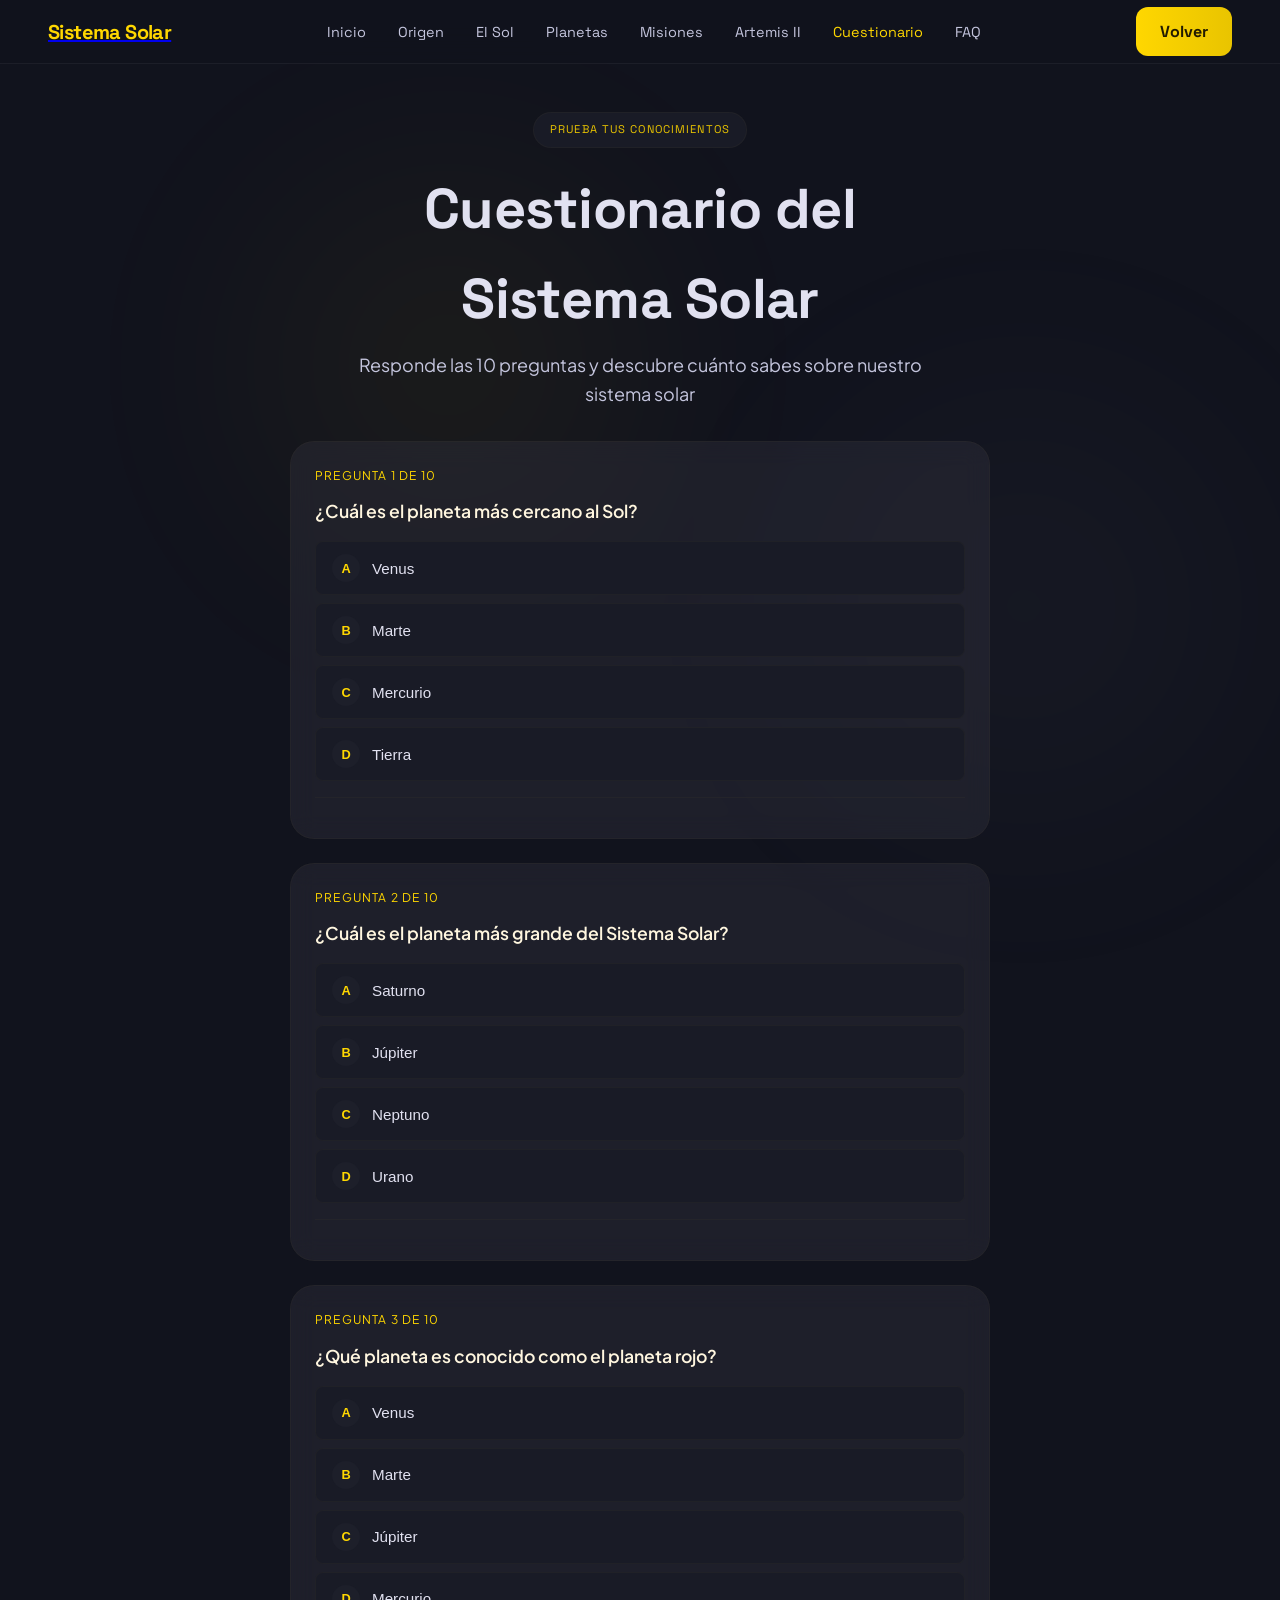
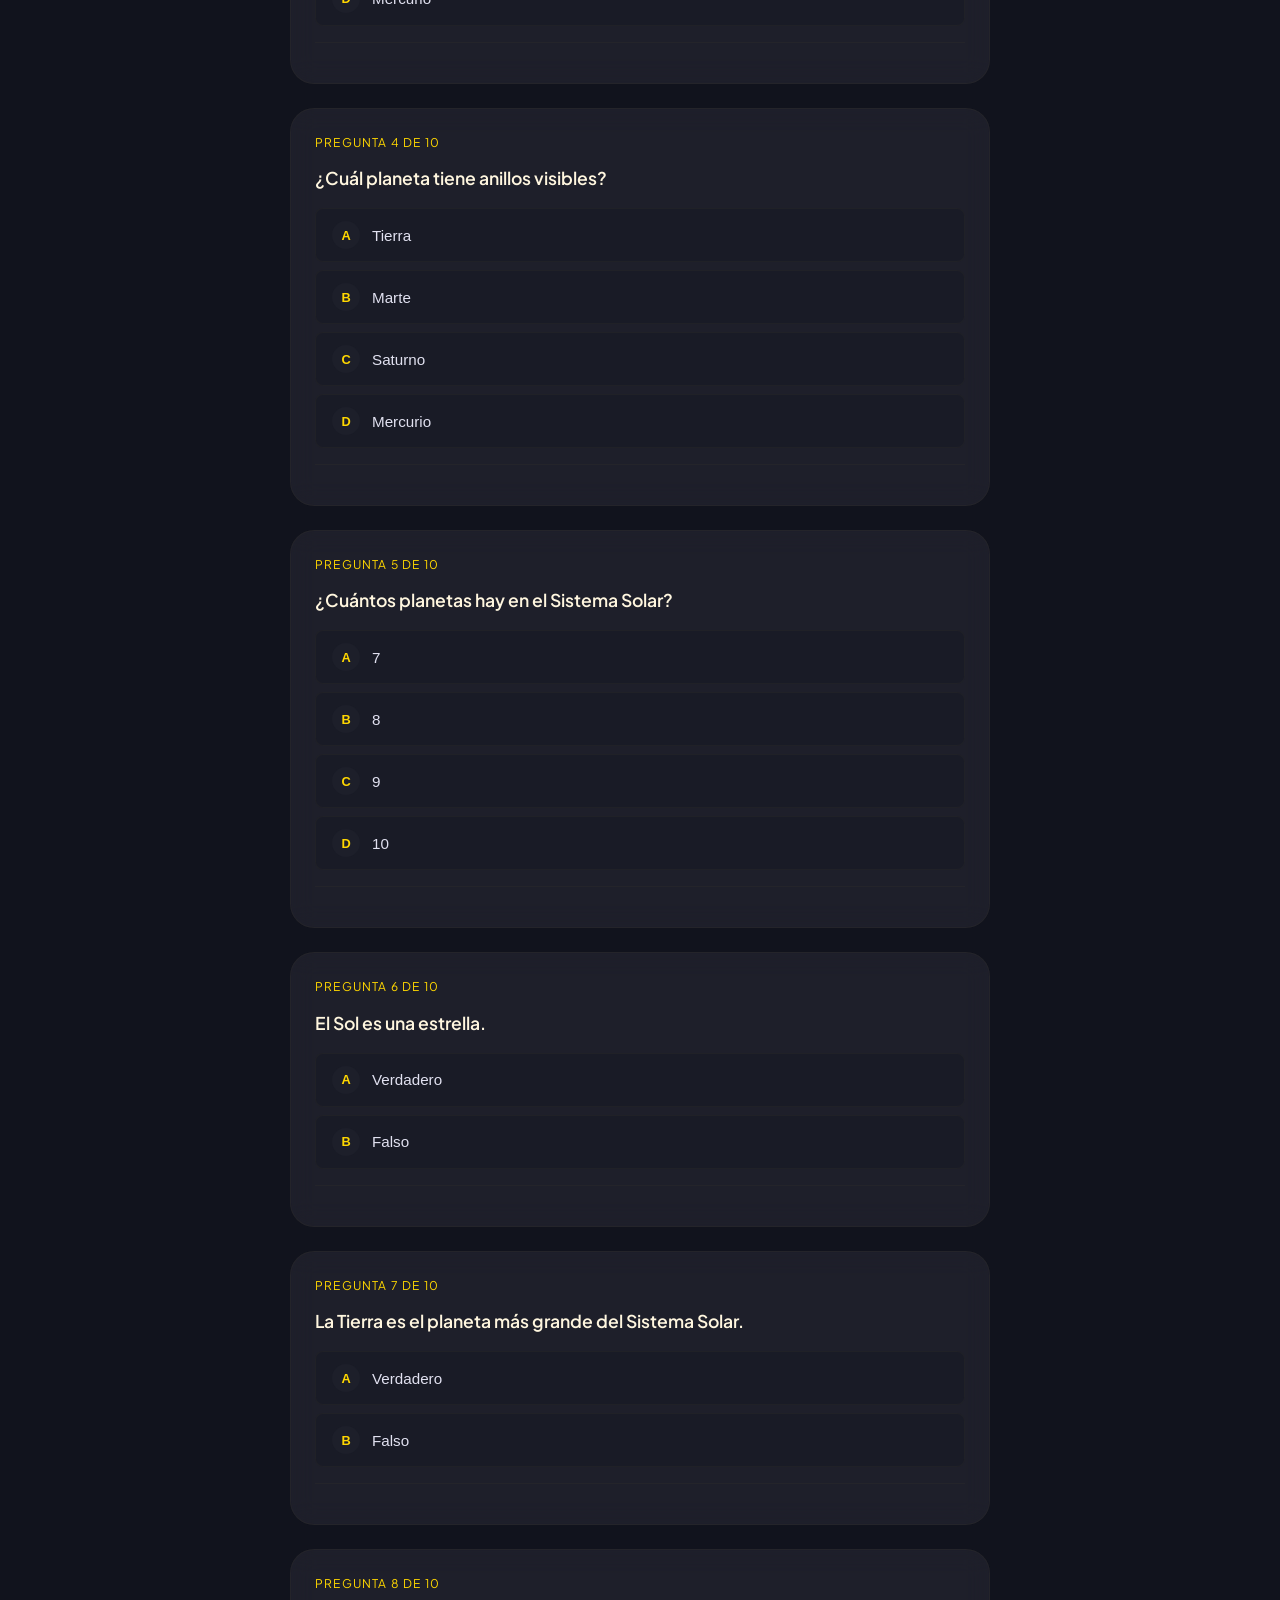
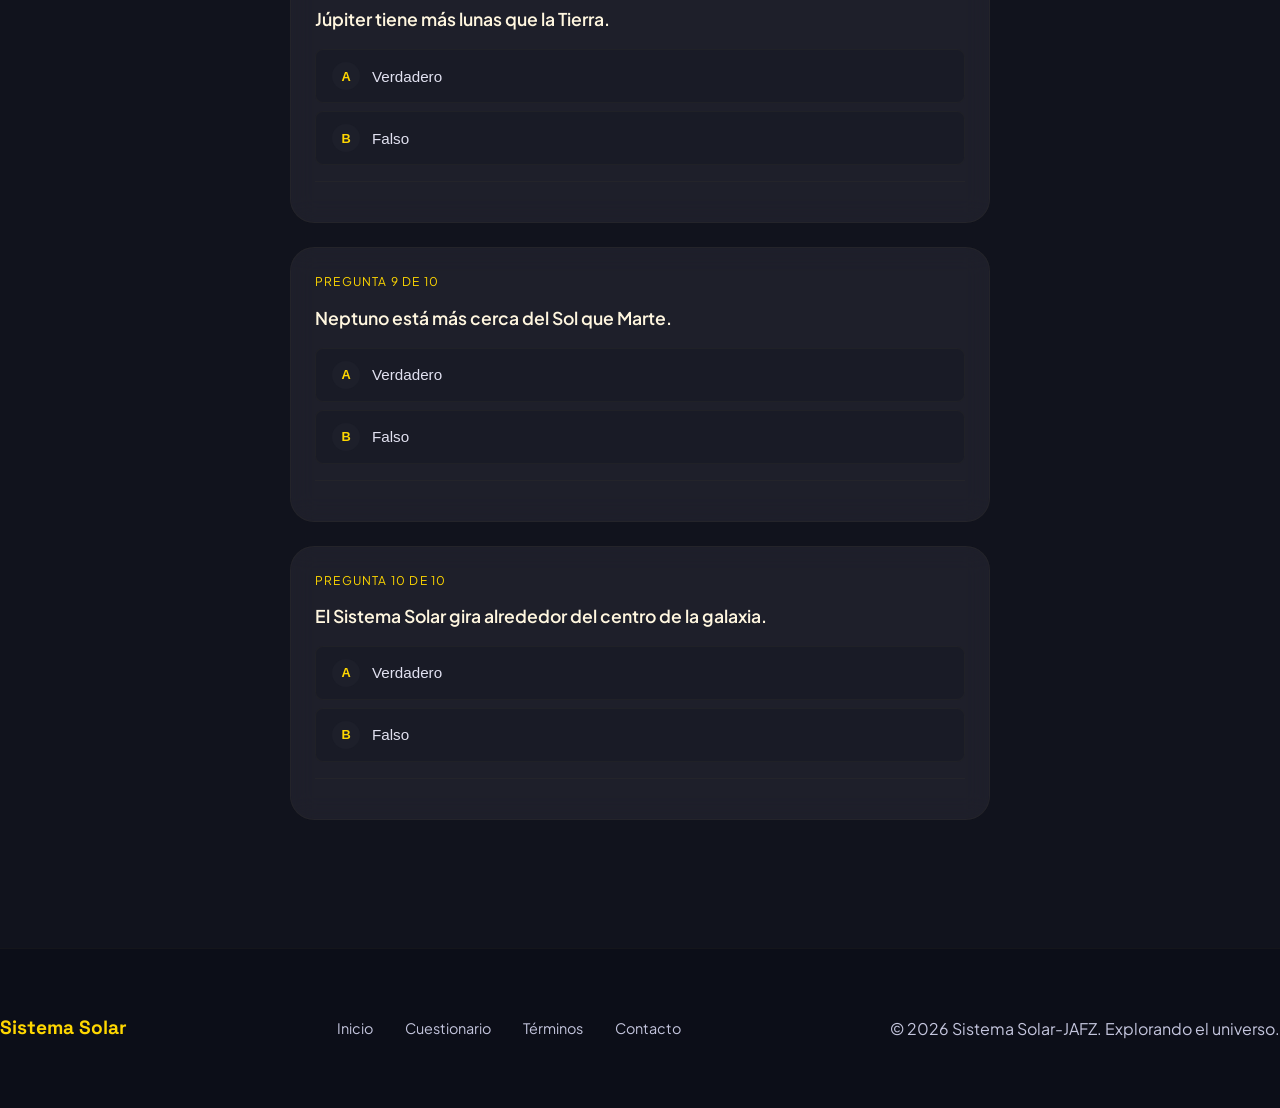
<file: quiz.html>
<!DOCTYPE html>
<html lang="es">
<head>
    <meta charset="UTF-8">
    <meta name="viewport" content="width=device-width, initial-scale=1.0">
    <title>Cuestionario | Sistema Solar</title>
    <meta name="description" content="Pon a prueba tus conocimientos sobre el Sistema Solar con este cuestionario interactivo.">
    
    <!-- Fonts -->
    <link rel="preconnect" href="https://fonts.googleapis.com">
    <link rel="preconnect" href="https://fonts.gstatic.com" crossorigin>
    <link href="https://fonts.googleapis.com/css2?family=Plus+Jakarta+Sans:ital,wght@0,200..800;1,200..800&family=Space+Grotesk:wght@300..700&display=swap" rel="stylesheet">
    <link href="https://fonts.googleapis.com/css2?family=Material+Symbols+Outlined:wght,FILL@100..700,0..1&display=swap" rel="stylesheet" />
    
    <link rel="stylesheet" href="style.css">
</head>
<body class="bg-deep-space">
    <!-- Cosmic Background Elements -->
    <div class="cosmic-glow glow-1"></div>
    <div class="cosmic-glow glow-2"></div>
    <div class="nav-overlay" id="nav-overlay"></div>

    <nav class="navbar glass">
        <div class="scroll-progress"></div>
        <div class="container navbar-content">
            <a href="index.html" class="logo"><span class="text-accent">Sistema Solar</span></a>
            <button class="menu-toggle" id="menu-toggle" aria-label="Abrir menú">
                <span class="menu-icon"></span>
            </button>
            <ul class="nav-links" id="nav-links">
                <li><a href="index.html#home">Inicio</a></li>
                <li><a href="index.html#origin">Origen</a></li>
                <li><a href="index.html#sun">El Sol</a></li>
                <li><a href="index.html#planets">Planetas</a></li>
                <li><a href="index.html#missions">Misiones</a></li>
                <li><a href="index.html#artemis">Artemis II</a></li>
                <li><a href="quiz.html" class="active">Cuestionario</a></li>
                <li><a href="index.html#faq">FAQ</a></li>
            </ul>
            <a href="index.html" class="btn btn-primary desktop-only">Volver</a>
        </div>
    </nav>

    <main>
        <section class="section" style="padding-top: 7rem;">
            <div class="container">
                <div class="quiz-header text-center mb-12">
                    <span class="badge">Prueba tus conocimientos</span>
                    <h1 class="title-lg">Cuestionario del Sistema Solar</h1>
                    <p class="body-lg text-secondary">Responde las 10 preguntas y descubre cuánto sabes sobre nuestro sistema solar</p>
                </div>
                
                <div class="quiz-container" id="quiz-container"></div>
                
                <div class="quiz-result glass-card p-8 text-center mt-8" id="quiz-result" style="display:none;">
                    <h3 class="title-md mb-4">Resultado Final</h3>
                    <div class="quiz-score" id="quiz-score"></div>
                    <div class="quiz-actions">
                        <button class="btn btn-primary mt-4" onclick="resetQuiz()">Intentar de nuevo</button>
                        <a href="index.html" class="btn btn-glass mt-4">Volver al inicio</a>
                    </div>
                </div>
            </div>
        </section>
    </main>

    <footer class="footer">
        <div class="container footer-content">
            <div class="footer-brand">Sistema Solar</div>
            <div class="footer-links">
                <a href="index.html">Inicio</a>
                <a href="quiz.html">Cuestionario</a>
                <a href="#">Términos</a>
                <a href="#">Contacto</a>
            </div>
            <p class="text-secondary">© 2026 Sistema Solar-JAFZ. Explorando el universo.</p>
        </div>
    </footer>

    <script>
        const quizQuestions = [
            {
                question: "¿Cuál es el planeta más cercano al Sol?",
                options: ["Venus", "Marte", "Mercurio", "Tierra"],
                correct: 2
            },
            {
                question: "¿Cuál es el planeta más grande del Sistema Solar?",
                options: ["Saturno", "Júpiter", "Neptuno", "Urano"],
                correct: 1
            },
            {
                question: "¿Qué planeta es conocido como el planeta rojo?",
                options: ["Venus", "Marte", "Júpiter", "Mercurio"],
                correct: 1
            },
            {
                question: "¿Cuál planeta tiene anillos visibles?",
                options: ["Tierra", "Marte", "Saturno", "Mercurio"],
                correct: 2
            },
            {
                question: "¿Cuántos planetas hay en el Sistema Solar?",
                options: ["7", "8", "9", "10"],
                correct: 1
            },
            {
                question: "El Sol es una estrella.",
                options: ["Verdadero", "Falso"],
                correct: 0
            },
            {
                question: "La Tierra es el planeta más grande del Sistema Solar.",
                options: ["Verdadero", "Falso"],
                correct: 1
            },
            {
                question: "Júpiter tiene más lunas que la Tierra.",
                options: ["Verdadero", "Falso"],
                correct: 0
            },
            {
                question: "Neptuno está más cerca del Sol que Marte.",
                options: ["Verdadero", "Falso"],
                correct: 1
            },
            {
                question: "El Sistema Solar gira alrededor del centro de la galaxia.",
                options: ["Verdadero", "Falso"],
                correct: 0
            }
        ];

        let answeredQuestions = {};

        function initQuiz() {
            const container = document.getElementById('quiz-container');
            if (!container) return;
            
            container.innerHTML = quizQuestions.map((q, index) => `
                <div class="quiz-question glass-card" id="question-${index}">
                    <div class="quiz-question-number">Pregunta ${index + 1} de ${quizQuestions.length}</div>
                    <p class="quiz-question-text">${q.question}</p>
                    <div class="quiz-options">
                        ${q.options.map((opt, optIndex) => `
                            <button class="quiz-option" onclick="selectAnswer(${index}, ${optIndex})">
                                <span class="option-letter">${String.fromCharCode(65 + optIndex)}</span>
                                <span class="option-text">${opt}</span>
                            </button>
                        `).join('')}
                    </div>
                    <div class="quiz-feedback" id="feedback-${index}"></div>
                </div>
            `).join('');
        }

        function selectAnswer(questionIndex, optionIndex) {
            const question = quizQuestions[questionIndex];
            const isCorrect = optionIndex === question.correct;
            answeredQuestions[questionIndex] = optionIndex;
            
            const questionEl = document.getElementById(`question-${questionIndex}`);
            const feedbackEl = document.getElementById(`feedback-${questionIndex}`);
            const buttons = questionEl.querySelectorAll('.quiz-option');
            
            buttons.forEach((btn, idx) => {
                btn.classList.remove('selected', 'correct', 'incorrect');
                if (idx === optionIndex) {
                    btn.classList.add('selected');
                }
                if (idx === question.correct) {
                    btn.classList.add('correct');
                }
                btn.disabled = true;
            });
            
            feedbackEl.innerHTML = isCorrect 
                ? '<span class="correct-text">¡Correcto!</span>'
                : `<span class="incorrect-text">Incorrecto. La respuesta correcta es: ${question.options[question.correct]}</span>`;
            
            checkQuizComplete();
        }

        function checkQuizComplete() {
            if (Object.keys(answeredQuestions).length === quizQuestions.length) {
                showResults();
            }
        }

        function showResults() {
            let correct = 0;
            quizQuestions.forEach((q, index) => {
                if (answeredQuestions[index] === q.correct) {
                    correct++;
                }
            });
            
            const percentage = Math.round((correct / quizQuestions.length) * 100);
            let message = '';
            
            if (percentage === 100) {
                message = '¡Perfecto! ¡Eres un experto del Sistema Solar!';
            } else if (percentage >= 70) {
                message = '¡Muy bien! Tienes buenos conocimientos.';
            } else if (percentage >= 50) {
                message = '¡Sigue aprendiendo! Puedes mejorar.';
            } else {
                message = '¡Anímate a explorar más sobre el Sistema Solar!';
            }
            
            document.getElementById('quiz-score').innerHTML = `
                <div class="score-circle">
                    <span class="score-percentage">${percentage}%</span>
                </div>
                <div class="score-details">${correct} de ${quizQuestions.length} correctas</div>
                <p class="score-message">${message}</p>
            `;
            document.getElementById('quiz-result').style.display = 'block';
            document.getElementById('quiz-result').scrollIntoView({ behavior: 'smooth' });
        }

        function resetQuiz() {
            answeredQuestions = {};
            document.getElementById('quiz-result').style.display = 'none';
            initQuiz();
            window.scrollTo({ top: 0, behavior: 'smooth' });
        }

        document.addEventListener('DOMContentLoaded', initQuiz);
    </script>

    <style>
        .quiz-header {
            max-width: 600px;
            margin: 0 auto 2rem;
        }
        
        .quiz-header .badge {
            margin-bottom: 1rem;
        }
        
        .quiz-header h1 {
            margin-bottom: 0.5rem;
        }
        
        .quiz-actions {
            display: flex;
            gap: 1rem;
            justify-content: center;
            flex-wrap: wrap;
        }
        
        .score-circle {
            width: 120px;
            height: 120px;
            border-radius: 50%;
            border: 4px solid var(--primary-container);
            display: flex;
            align-items: center;
            justify-content: center;
            margin: 0 auto 1rem;
        }
        
        .score-percentage {
            font-size: 2rem;
            font-weight: 700;
            color: var(--primary-container);
        }
        
        .score-details {
            font-size: 1.1rem;
            color: var(--secondary);
            margin-bottom: 0.5rem;
        }
        
        .score-message {
            font-size: 1.2rem;
            color: var(--primary);
        }
        
        @media (max-width: 480px) {
            .quiz-actions {
                flex-direction: column;
            }
            
            .quiz-actions .btn {
                width: 100%;
            }
        }
    </style>
    <script>
        const menuToggle = document.getElementById('menu-toggle');
        const navLinks = document.getElementById('nav-links');
        const navOverlay = document.getElementById('nav-overlay');
        
        function toggleMenu() {
            menuToggle.classList.toggle('active');
            navLinks.classList.toggle('active');
            navOverlay.classList.toggle('active');
            document.body.style.overflow = navLinks.classList.contains('active') ? 'hidden' : '';
        }
        
        if (menuToggle) {
            menuToggle.addEventListener('click', toggleMenu);
        }
        
        if (navOverlay) {
            navOverlay.addEventListener('click', toggleMenu);
        }
        
        document.querySelectorAll('.nav-links a').forEach(link => {
            link.addEventListener('click', () => {
                if (navLinks.classList.contains('active')) {
                    toggleMenu();
                }
            });
        });
    </script>
</body>
</html>
</file>
<file: style.css>
/* 
   Cosmic Curator | Celestial Editorial Design System
   Implementation based on DESIGN.md
*/

:root {
    /* Colors */
    --primary: #fff6df;
    --primary-container: #ffd700;
    --primary-fixed-dim: #e9c400;
    --surface: #11131d;
    --surface-dim: #11131d;
    --surface-bright: #373844;
    --surface-container-lowest: #0c0e18;
    --surface-container-low: #191b26;
    --surface-container: #1d1f2a;
    --surface-container-high: #282934;
    --surface-container-highest: #32343f;
    --surface-variant: rgba(50, 52, 63, 0.4);
    --on-surface: #e1e1f0;
    --secondary: #c4c5dd;
    --tertiary: #e8faf9;
    --outline-variant: rgba(77, 71, 50, 0.15);
    --surface-tint-glow: rgba(233, 196, 0, 0.1);

    /* Spacing */
    --container-max: 1280px;
    --section-padding: 8rem 2rem;

    /* Typography */
    --font-headline: 'Space Grotesk', sans-serif;
    --font-body: 'Plus Jakarta Sans', sans-serif;
}

/* Reset & Base */
* {
    margin: 0;
    padding: 0;
    box-sizing: border-box;
}

html {
    scroll-behavior: smooth;
}

body {
    background-color: var(--surface);
    color: var(--on-surface);
    font-family: var(--font-body);
    line-height: 1.6;
    overflow-x: hidden;
}

.container {
    max-width: var(--container-max);
    margin: 0 auto;
    padding: 0 1.5rem;
    width: 100%;
}

.section {
    padding: 4rem 1.5rem;
}

/* Asegurar que todas las secciones llenas el ancho */
section {
    padding-left: 0;
    padding-right: 0;
}

section .container {
    padding-left: 1.5rem;
    padding-right: 1.5rem;
}

/* Footer también con padding */
.footer {
    padding: 3rem 1.5rem;
}

.footer .container {
    padding: 0;
}

.footer-content {
    padding: 0 1.5rem;
}

/* Cosmic Background */
.cosmic-glow {
    position: fixed;
    border-radius: 50%;
    filter: blur(120px);
    z-index: -1;
    pointer-events: none;
    opacity: 0.4;
    transition: opacity 1s ease;
}

.glow-1 {
    top: 5%;
    left: 10%;
    width: 50vw;
    height: 50vw;
    background: radial-gradient(circle, var(--primary-container) 0%, transparent 60%);
    opacity: 0.08;
}

.glow-2 {
    bottom: -10%;
    right: -10%;
    width: 60vw;
    height: 60vw;
    background: radial-gradient(circle, var(--secondary) 0%, transparent 60%);
    opacity: 0.05;
}

/* Ambient Glow for floating elements */
.ambient-glow {
    box-shadow: 0 0 60px 10px rgba(233, 196, 0, 0.05);
}

/* Ghost Border */
.ghost-border {
    border: 1px solid var(--outline-variant);
    position: relative;
}

.ghost-border::after {
    content: '';
    position: absolute;
    inset: -1px;
    border: 1px solid rgba(255, 246, 223, 0.1);
    border-radius: inherit;
    pointer-events: none;
    transition: border-color 0.3s ease;
}

.ghost-border:hover::after {
    border-color: rgba(255, 215, 0, 0.3);
}

/* Typography Scale */
.display-lg {
    font-family: var(--font-headline);
    font-size: clamp(4rem, 8vw, 6rem);
    font-weight: 700;
    line-height: 0.95;
    letter-spacing: -0.02em;
    margin-bottom: 2rem;
}

.title-lg {
    font-family: var(--font-headline);
    font-size: clamp(2.5rem, 5vw, 3.5rem);
    font-weight: 700;
    letter-spacing: -0.01em;
    margin-bottom: 1.5rem;
}

.title-md {
    font-family: var(--font-headline);
    font-size: 2rem;
    font-weight: 600;
}

.title-sm {
    font-family: var(--font-headline);
    font-size: 1.25rem;
    font-weight: 600;
}

.body-lg {
    font-size: 1.125rem;
    color: var(--on-surface);
}

.body-md {
    font-size: 1rem;
}

.body-sm {
    font-size: 0.875rem;
}

.text-secondary {
    color: var(--secondary);
}

.text-accent {
    color: var(--primary-container);
}

.text-gradient {
    background: linear-gradient(to right, var(--primary-container), var(--primary-fixed-dim));
    -webkit-background-clip: text;
    -webkit-text-fill-color: transparent;
}

.label {
    font-family: var(--font-headline);
    font-size: 0.75rem;
    text-transform: uppercase;
    letter-spacing: 0.1em;
    color: var(--primary-fixed-dim);
    display: block;
    margin-bottom: 0.5rem;
}

.badge {
    display: inline-block;
    padding: 0.5rem 1rem;
    border-radius: 999px;
    background: var(--surface-container-low);
    border: 1px solid var(--outline-variant);
    font-family: var(--font-headline);
    font-size: 0.7rem;
    text-transform: uppercase;
    letter-spacing: 0.1em;
    color: var(--primary-fixed-dim);
    margin-bottom: 1.5rem;
}

/* Components */

/* Glassmorphism */
.glass {
    background: rgba(17, 19, 29, 0.6);
    backdrop-filter: blur(20px);
    -webkit-backdrop-filter: blur(20px);
}

.glass-card {
    background: var(--surface-variant);
    backdrop-filter: blur(12px);
    -webkit-backdrop-filter: blur(12px);
    border: 1px solid var(--outline-variant);
    border-radius: 1.5rem;
    transition: transform 0.5s cubic-bezier(0.4, 0, 0.2, 1), background 0.3s ease, border-color 0.3s ease;
}

.glass-card:hover {
    background: rgba(50, 52, 63, 0.6);
    border-color: rgba(255, 215, 0, 0.2);
}

/* Tonal Layering stack */
.surface-container-low .glass-card {
    background: var(--surface-container);
}

.surface-container-highest .glass-card {
    background: var(--surface-bright);
}

/* Buttons */
.btn {
    display: inline-flex;
    align-items: center;
    gap: 0.5rem;
    padding: 0.75rem 1.5rem;
    border-radius: 0.75rem; /* xl roundedness per DESIGN.md */
    font-family: var(--font-headline);
    font-weight: 700;
    text-decoration: none;
    cursor: pointer;
    transition: all 0.3s cubic-bezier(0.4, 0, 0.2, 1);
    border: none;
}

.btn-primary {
    background: linear-gradient(to right, var(--primary-container), var(--primary-fixed-dim));
    color: #221b00;
}

.btn-primary:hover {
    transform: scale(0.98);
    box-shadow: 0 0 20px var(--surface-tint-glow);
}

.btn-glass {
    background: rgba(255, 255, 255, 0.05);
    backdrop-filter: blur(8px);
    border: 1px solid var(--outline-variant);
    color: var(--primary);
}

.btn-glass:hover {
    background: rgba(255, 255, 255, 0.1);
}

.btn-lg {
    padding: 1rem 2rem;
    font-size: 1.125rem;
}

.btn-icon {
    width: 3rem;
    height: 3rem;
    border-radius: 50%;
    border: 1px solid var(--outline-variant);
    background: transparent;
    color: var(--primary-container);
    display: flex;
    align-items: center;
    justify-content: center;
    cursor: pointer;
    transition: all 0.3s ease;
}

.btn-icon:hover {
    background: rgba(255, 215, 0, 0.1);
    border-color: var(--primary-container);
}

/* Navbar */
.navbar {
    position: fixed;
    top: 0;
    width: 100%;
    z-index: 1000;
    height: 4rem;
    display: flex;
    align-items: center;
    border-bottom: 1px solid rgba(255, 255, 255, 0.05);
}

.scroll-progress {
    position: absolute;
    top: 0;
    left: 0;
    height: 3px;
    background: linear-gradient(to right, var(--primary-container), var(--primary-fixed-dim));
    width: 0%;
    z-index: 1001;
    box-shadow: 0 0 10px var(--primary-container);
    transition: width 0.1s ease;
}

.navbar-content {
    width: 100%;
    display: flex;
    justify-content: space-between;
    align-items: center;
    gap: 1rem;
}

.logo {
    font-family: var(--font-headline);
    font-size: 1.25rem;
    font-weight: 700;
    letter-spacing: -0.03em;
}

@media (max-width: 767px) {
    .navbar-content {
        padding: 0 1rem;
    }
}

.nav-links {
    display: none;
    list-style: none;
    gap: 2rem;
}

@media (min-width: 768px) {
    .nav-links {
        display: flex;
    }
}

.nav-links a {
    text-decoration: none;
    color: var(--secondary);
    font-family: var(--font-headline);
    font-size: 0.9rem;
    transition: color 0.3s ease;
}

.nav-links a:hover, .nav-links a.active {
    color: var(--primary-container);
}

/* Menu Toggle (Mobile) */
.menu-toggle {
    display: none;
    width: 44px;
    height: 44px;
    background: none;
    border: none;
    cursor: pointer;
    padding: 10px;
    position: relative;
    z-index: 1001;
}

.menu-icon,
.menu-icon::before,
.menu-icon::after {
    display: block;
    width: 24px;
    height: 2px;
    background: var(--primary);
    transition: all 0.3s;
    position: relative;
}

.menu-icon::before,
.menu-icon::after {
    content: '';
    position: absolute;
    left: 0;
}

.menu-icon::before {
    top: -8px;
}

.menu-icon::after {
    top: 8px;
}

.menu-toggle.active .menu-icon {
    background: transparent;
}

.menu-toggle.active .menu-icon::before {
    transform: rotate(45deg);
    top: 0;
}

.menu-toggle.active .menu-icon::after {
    transform: rotate(-45deg);
    top: 0;
}

@media (max-width: 767px) {
    .menu-toggle {
        display: flex !important;
        align-items: center;
        justify-content: center;
    }
    
    .desktop-only {
        display: none !important;
    }
    
    .nav-links {
        position: fixed;
        top: 0;
        right: -100%;
        width: 85%;
        max-width: 320px;
        height: 100vh;
        background: #1a1c28 !important;
        display: flex !important;
        flex-direction: column;
        padding: 5rem 1.5rem 2rem;
        gap: 0.5rem;
        transition: right 0.3s ease;
        z-index: 1000;
        overflow-y: auto;
        border-left: 1px solid rgba(255, 255, 255, 0.1);
        box-shadow: -5px 0 30px rgba(0, 0, 0, 0.5);
    }
    
    .nav-links.active {
        right: 0;
        display: flex !important;
    }
    
    .nav-links li {
        width: 100%;
    }
    
    .nav-links a {
        display: flex !important;
        padding: 1rem 1.25rem;
        font-size: 1.1rem;
        border-radius: 0.75rem;
        color: #e1e1f0 !important;
        background: rgba(255, 255, 255, 0.03);
        margin-bottom: 0.25rem;
        text-decoration: none;
    }
    
    .nav-links a:hover,
    .nav-links a.active {
        background: rgba(233, 196, 0, 0.15) !important;
        color: #FFD700 !important;
    }
    
    .nav-overlay {
        position: fixed;
        top: 0;
        left: 0;
        width: 100%;
        height: 100%;
        background: rgba(0, 0, 0, 0.7);
        opacity: 0;
        visibility: hidden;
        transition: all 0.3s;
        z-index: 999;
    }
    
    .nav-overlay.active {
        opacity: 1;
        visibility: visible;
    }
}

/* Sections */
.section {
    padding: var(--section-padding);
}

.surface-low { background-color: var(--surface-container-low); }
.surface-lowest { background-color: var(--surface-container-lowest); }
.surface-high { background-color: var(--surface-container-high); }

/* Hero */
.hero {
    min-height: 100vh;
    display: flex;
    align-items: center;
    padding-top: 5rem;
}

.hero-grid {
    display: grid;
    grid-template-columns: 1fr;
    gap: 4rem;
    align-items: center;
}

@media (min-width: 1024px) {
    .hero-grid {
        grid-template-columns: 1.2fr 0.8fr;
    }
}

.hero-content {
    max-width: 600px;
    padding-left: 2rem;
    border-left: 1px solid var(--outline-variant);
}

.hero-actions {
    display: flex;
    flex-wrap: wrap;
    gap: 1.5rem;
    margin-top: 3rem;
}

.hero-visual {
    display: flex;
    justify-content: center;
    align-items: center;
}

.planet-container {
    position: relative;
    width: 100%;
    max-width: 400px;
    aspect-ratio: 1;
    display: flex;
    justify-content: center;
    align-items: center;
}

.main-planet {
    width: 80%;
    height: 80%;
    border-radius: 50%;
    overflow: hidden;
    position: relative;
    z-index: 2;
    padding: 0; /* Override glass-card padding */
    border: none;
}

.planet-img {
    width: 100%;
    height: 100%;
    object-fit: cover;
    mix-blend-mode: screen;
    opacity: 0.9;
}

.planet-glow {
    position: absolute;
    inset: 0;
    box-shadow: inset 0 0 50px rgba(0, 0, 0, 0.8), 0 0 60px rgba(112, 93, 0, 0.2);
    border-radius: 50%;
}

.planet-orbit {
    position: absolute;
    border-radius: 50%;
    border: 1px solid var(--outline-variant);
    pointer-events: none;
}

@keyframes spin {
    from { transform: rotate(0deg); }
    to { transform: rotate(360deg); }
}

.orbit-1 { width: 100%; height: 100%; animation: spin 40s linear infinite; }
.orbit-2 { width: 90%; height: 90%; animation: spin 25s linear infinite reverse; }

/* Star Path */
.star-path {
    height: 2px;
    background: var(--outline-variant);
    position: relative;
    margin: 2rem 0;
    width: 100%;
    max-width: 200px;
}

.star-path-progress {
    position: absolute;
    height: 100%;
    background: var(--primary-container);
}

.star-path-head {
    position: absolute;
    width: 6px;
    height: 6px;
    background: var(--primary-container);
    border-radius: 50%;
    top: 50%;
    transform: translate(-50%, -50%);
    box-shadow: 0 0 10px var(--primary-container);
}

/* Grids */
.grid-2 { display: grid; grid-template-columns: 1fr; gap: 4rem; align-items: center; }
.grid-4 { display: grid; grid-template-columns: repeat(auto-fit, minmax(250px, 1fr)); gap: 2rem; }

@media (min-width: 1024px) {
    .grid-2 { grid-template-columns: 1fr 1fr; }
}

/* Cards */
.visual-card {
    position: relative;
    overflow: hidden;
}

.img-responsive {
    width: 100%;
    height: auto;
    display: block;
}

.rounded-xl { border-radius: 1.5rem; }

.card-overlay {
    position: absolute;
    bottom: 0;
    left: 0;
    right: 0;
    padding: 2rem;
    background: linear-gradient(to top, var(--surface-container-lowest), transparent);
}

.stats-grid {
    display: grid;
    grid-template-columns: 1fr 1fr;
    gap: 1.5rem;
    margin-top: 3rem;
}

.stat-card {
    padding: 1.5rem;
}

.stat-value {
    font-family: var(--font-headline);
    font-size: 2.5rem;
    color: var(--primary-container);
    font-weight: 700;
}

.stat-label {
    font-size: 0.8rem;
    color: var(--secondary);
}

.feature-card {
    padding: 2rem;
    text-align: left;
}

.icon-box {
    width: 3rem;
    height: 3rem;
    background: rgba(255, 215, 0, 0.1);
    color: var(--primary-container);
    display: flex;
    align-items: center;
    justify-content: center;
    border-radius: 0.75rem;
    margin-bottom: 1.5rem;
}

.feature-list {
    list-style: none;
    margin-top: 1rem;
    font-size: 0.9rem;
    color: var(--secondary);
}

.feature-list li {
    display: flex;
    align-items: center;
    gap: 0.5rem;
    margin-bottom: 0.5rem;
}

.feature-list li::before {
    content: '';
    width: 4px;
    height: 4px;
    background: var(--primary-container);
    border-radius: 50%;
}

/* Tables */
.overflow-x { overflow-x: auto; }

.data-table {
    width: 100%;
    border-collapse: collapse;
    margin-top: 1rem;
    font-size: 0.9rem;
}

.data-table th {
    padding: 1rem 0.75rem;
    text-align: left;
    font-family: var(--font-headline);
    font-size: 0.7rem;
    text-transform: uppercase;
    letter-spacing: 0.05em;
    color: var(--primary-container);
    border-bottom: 1px solid var(--outline-variant);
}

.data-table td {
    padding: 1rem 0.75rem;
    border-bottom: 1px solid rgba(255, 255, 255, 0.05);
}

.data-table td:first-child {
    font-weight: 600;
    color: var(--primary);
}

@media (max-width: 640px) {
    .data-table {
        font-size: 0.8rem;
    }
    
    .data-table th,
    .data-table td {
        padding: 0.75rem 0.5rem;
    }
    
    .data-table th {
        font-size: 0.6rem;
    }
}

/* Bento Grid */
.bento-grid {
    display: grid;
    grid-template-columns: repeat(auto-fit, minmax(300px, 1fr));
    gap: 1.5rem;
}

@media (min-width: 1024px) {
    .bento-grid {
        grid-template-columns: repeat(3, 1fr);
    }
    .span-2 { grid-column: span 2; }
}

.bento-item {
    position: relative;
    min-height: 250px;
    padding: 2rem;
    display: flex;
    flex-direction: column;
    justify-content: space-between;
    overflow: hidden;
}

.bento-content {
    position: relative;
    z-index: 2;
}

.bento-img {
    position: absolute;
    right: -10%;
    top: -10%;
    width: 60%;
    height: 120%;
    object-fit: cover;
    opacity: 0.15;
    z-index: 1;
    transform: rotate(5deg);
    transition: all 0.6s cubic-bezier(0.4, 0, 0.2, 1);
}

.bento-item:hover .bento-img {
    opacity: 0.3;
    transform: rotate(0deg) scale(1.1);
}

.list-minimal {
    list-style: none;
    margin-top: 1rem;
}

.list-minimal li {
    display: flex;
    justify-content: space-between;
    padding-bottom: 0.5rem;
    margin-bottom: 0.5rem;
    border-bottom: 1px solid var(--outline-variant);
}

.icon-xl { font-size: 3rem; color: var(--primary-container); margin-bottom: 1rem; }
.icon-circle {
    width: 5rem;
    height: 5rem;
    background: rgba(233, 196, 0, 0.1);
    border-radius: 50%;
    display: flex;
    align-items: center;
    justify-content: center;
    color: var(--primary-container);
}
.icon-circle .material-symbols-outlined { font-size: 2.5rem; }

/* Global Utilities */
.flex-row { display: flex; flex-direction: row; }
.justify-between { justify-content: space-between; }
.items-center { align-items: center; }
.items-end { align-items: flex-end; }
.text-center { text-align: center; }
.mx-auto { margin-left: auto; margin-right: auto; }
.mb-12 { margin-bottom: 3rem; }
.mb-16 { margin-bottom: 4rem; }
.mt-4 { margin-top: 1rem; }
.max-w-600 { max-width: 600px; }
.max-w-800 { max-width: 800px; }
.gap-8 { gap: 2rem; }

/* Mission Card */
.mission-visual {
    aspect-ratio: 1;
    overflow: hidden;
    padding: 0;
}

.mission-visual img {
    width: 100%;
    height: 100%;
    object-fit: cover;
    filter: grayscale(1);
    transition: all 0.5s ease;
}

.mission-card:hover .mission-visual img {
    filter: grayscale(0);
    transform: scale(1.05);
}

/* Curiosity Stack */
.curiosity-stack {
    display: flex;
    flex-direction: column;
    gap: 1.5rem;
}

.curiosity-card {
    padding: 2.5rem;
    display: flex;
    gap: 2rem;
    align-items: flex-start;
    border-left: 4px solid var(--primary-container);
}

.card-num {
    font-family: var(--font-headline);
    font-size: 2.5rem;
    font-weight: 700;
    opacity: 0.15;
    line-height: 1;
}

/* Accordion */
.accordion details {
    margin-bottom: 1rem;
}

.accordion summary {
    padding: 1.5rem;
    list-style: none;
    cursor: pointer;
    display: flex;
    justify-content: space-between;
    align-items: center;
    font-weight: 700;
}

.accordion summary::-webkit-details-marker { display: none; }

.details-content {
    padding: 0 1.5rem 1.5rem;
}

/* Footer */
.footer {
    padding: 4rem 0;
    background: var(--surface-container-lowest);
    border-top: 1px solid var(--outline-variant);
}

.footer-content {
    display: flex;
    flex-direction: column;
    align-items: center;
    gap: 2rem;
    text-align: center;
}

@media (min-width: 768px) {
    .footer-content {
        flex-direction: row;
        justify-content: space-between;
        text-align: left;
    }
}

.footer-brand {
    font-family: var(--font-headline);
    font-weight: 700;
    color: var(--primary-container);
    font-size: 1.2rem;
}

.footer-links {
    display: flex;
    gap: 2rem;
}

.footer-links a {
    color: var(--secondary);
    text-decoration: none;
    font-size: 0.9rem;
}

/* Planet Table - Sin efectos */
.planet-cell {
    display: flex;
    align-items: center;
    gap: 0.5rem;
}

.planet-dot {
    width: 10px;
    height: 10px;
    border-radius: 50%;
    background: currentColor;
}

.planet-row {
    cursor: pointer;
}

/* Modal - Simple y funcional */
.modal {
    position: fixed;
    top: 0;
    left: 0;
    right: 0;
    bottom: 0;
    z-index: 2000;
    display: flex;
    align-items: center;
    justify-content: center;
    background: rgba(0, 0, 0, 0.85);
}

.modal-backdrop {
    position: absolute;
    top: 0;
    left: 0;
    right: 0;
    bottom: 0;
}

.modal-content {
    position: relative;
    background: var(--surface-container);
    border: 1px solid var(--outline-variant);
    border-radius: 1rem;
    padding: 2.5rem 1.5rem 1.5rem;
    max-width: 550px;
    width: 90%;
    max-height: 85vh;
    overflow-y: auto;
    color: var(--primary);
}

.modal-close {
    position: absolute;
    top: 0.75rem;
    right: 0.75rem;
    background: none;
    border: none;
    color: #fff;
    font-size: 1.5rem;
    cursor: pointer;
    width: 32px;
    height: 32px;
    display: flex;
    align-items: center;
    justify-content: center;
}

/* Modal responsive */
@media (max-width: 480px) {
    .modal-content {
        width: 98%;
        max-height: 90vh;
        padding: 1rem;
        border-radius: 0.75rem;
    }
}

@media (max-width: 360px) {
    .modal-content {
        width: 100%;
        max-height: 95vh;
        border-radius: 0;
        padding: 0.75rem;
    }
}

.planet-dot {
    width: 10px;
    height: 10px;
    border-radius: 50%;
    background: currentColor;
}

/* Toast */
.toast {
    position: fixed;
    bottom: 6rem;
    right: 2rem;
    padding: 1rem 1.5rem;
    background: var(--surface-container-high);
    border: 1px solid var(--primary-container);
    border-radius: 0.75rem;
    color: var(--primary);
    font-family: var(--font-headline);
    z-index: 3000;
    transform: translateY(20px);
    opacity: 0;
    transition: all 0.3s ease;
}

.toast.show {
    transform: translateY(0);
    opacity: 1;
}

/* Mobile menu - removed duplicate, using earlier implementation */

/* Scroll indicator animation */
.scroll-indicator {
    position: absolute;
    bottom: 2rem;
    left: 50%;
    transform: translateX(-50%);
    animation: bounce 2s infinite;
}

@keyframes bounce {
    0%, 20%, 50%, 80%, 100% { transform: translateX(-50%) translateY(0); }
    40% { transform: translateX(-50%) translateY(-10px); }
    60% { transform: translateX(-50%) translateY(-5px); }
}

/* Loading skeleton */
.skeleton {
    background: linear-gradient(90deg, var(--surface-container) 25%, var(--surface-container-high) 50%, var(--surface-container) 75%);
    background-size: 200% 100%;
    animation: skeleton-loading 1.5s infinite;
}

@keyframes skeleton-loading {
    0% { background-position: 200% 0; }
    100% { background-position: -200% 0; }
}

/* Sun Section Enhancements */
.sun-card {
    position: relative;
    overflow: hidden;
}

.sun-card .card-arrow {
    position: absolute;
    bottom: 1rem;
    right: 1rem;
    opacity: 0;
    transform: translateX(-10px);
    transition: all 0.3s ease;
    color: var(--primary-container);
}

.sun-card:hover .card-arrow {
    opacity: 1;
    transform: translateX(0);
}

.sun-stats {
    margin-top: 3rem;
    background: linear-gradient(135deg, rgba(233, 196, 0, 0.1), rgba(233, 196, 0, 0.02));
}

.sun-stats-grid {
    display: grid;
    grid-template-columns: repeat(auto-fit, minmax(200px, 1fr));
    gap: 2rem;
    text-align: center;
}

.sun-stat {
    padding: 1.5rem;
}

.sun-stat-value {
    display: block;
    font-family: var(--font-headline);
    font-size: 1.5rem;
    font-weight: 700;
    color: var(--primary-container);
    margin-bottom: 0.5rem;
}

.sun-stat-label {
    font-size: 0.85rem;
    color: var(--secondary);
}

/* Interactive Solar System Mini Map */
.solar-map {
    position: relative;
    width: 100%;
    max-width: 500px;
    margin: 2rem auto;
    aspect-ratio: 1;
}

.solar-map-center {
    position: absolute;
    top: 50%;
    left: 50%;
    transform: translate(-50%, -50%);
    width: 40px;
    height: 40px;
    background: radial-gradient(circle, #FFD700, #FFA500);
    border-radius: 50%;
    box-shadow: 0 0 40px rgba(255, 215, 0, 0.6);
    z-index: 10;
}

.orbit-ring {
    position: absolute;
    top: 50%;
    left: 50%;
    transform: translate(-50%, -50%);
    border: 1px solid var(--outline-variant);
    border-radius: 50%;
    opacity: 0.5;
}

.orbit-ring:hover {
    opacity: 1;
    border-color: var(--primary-container);
}

.mini-planet {
    position: absolute;
    border-radius: 50%;
    cursor: pointer;
    transition: all 0.3s ease;
}

.mini-planet:hover {
    transform: scale(1.5);
    box-shadow: 0 0 20px currentColor;
}

/* Responsive Table Improvements */
@media (max-width: 768px) {
    .data-table {
        font-size: 0.7rem;
        min-width: 480px;
    }
    
    .data-table th,
    .data-table td {
        padding: 0.6rem 0.4rem;
        white-space: nowrap;
    }
    
    .data-table th {
        font-size: 0.6rem;
    }
}

/* Mobile Cards View for Table */
.table-responsive-wrapper {
    overflow-x: auto;
    -webkit-overflow-scrolling: touch;
    scrollbar-width: thin;
    scrollbar-color: var(--primary-container) var(--surface-container-low);
}

.table-responsive-wrapper::-webkit-scrollbar {
    height: 6px;
}

.table-responsive-wrapper::-webkit-scrollbar-track {
    background: var(--surface-container-low);
}

.table-responsive-wrapper::-webkit-scrollbar-thumb {
    background: var(--primary-container);
    border-radius: 3px;
}

.table-cards-view {
    display: none !important;
}

/* Interactive Solar System Preview */
.solar-system-preview {
    position: relative;
    width: 100%;
    max-width: 450px;
    aspect-ratio: 1;
    margin: 0 auto;
}

.ss-sun {
    position: absolute;
    top: 50%;
    left: 50%;
    transform: translate(-50%, -50%);
    width: 50px;
    height: 50px;
    background: radial-gradient(circle at 30% 30%, #FFFACD, #FFD700, #FFA500);
    border-radius: 50%;
    box-shadow: 
        0 0 60px rgba(255, 215, 0, 0.8),
        0 0 100px rgba(255, 165, 0, 0.5),
        0 0 150px rgba(255, 100, 0, 0.3);
    z-index: 100;
    animation: sun-pulse 4s ease-in-out infinite;
}

@keyframes sun-pulse {
    0%, 100% { box-shadow: 0 0 60px rgba(255, 215, 0, 0.8), 0 0 100px rgba(255, 165, 0, 0.5); }
    50% { box-shadow: 0 0 80px rgba(255, 215, 0, 1), 0 0 120px rgba(255, 165, 0, 0.7); }
}

.ss-orbits {
    position: absolute;
    top: 50%;
    left: 50%;
    transform: translate(-50%, -50%);
    width: 100%;
    height: 100%;
}

.ss-orbit {
    position: absolute;
    top: 50%;
    left: 50%;
    transform: translate(-50%, -50%);
    border: 1px solid rgba(255, 255, 255, 0.1);
    border-radius: 50%;
    pointer-events: none;
}

.ss-orbit-1 { width: 16%; height: 16%; }
.ss-orbit-2 { width: 24%; height: 24%; }
.ss-orbit-3 { width: 32%; height: 32%; }
.ss-orbit-4 { width: 40%; height: 40%; }
.ss-orbit-5 { width: 64%; height: 64%; }
.ss-orbit-6 { width: 80%; height: 80%; }
.ss-orbit-7 { width: 96%; height: 96%; }
.ss-orbit-8 { width: 110%; height: 110%; }

.ss-planets {
    position: absolute;
    top: 50%;
    left: 50%;
    transform: translate(-50%, -50%);
    width: 100%;
    height: 100%;
}

.ss-planet {
    position: absolute;
    top: 0;
    left: 50%;
    transform-origin: center 300px;
    animation: orbit var(--orbit-duration, 20s) linear infinite;
    cursor: pointer;
    z-index: 50;
}

.ss-planet:nth-child(even) {
    animation-direction: reverse;
}

.ss-planet.active {
    z-index: 60;
}

@keyframes orbit {
    from { transform: rotate(0deg); }
    to { transform: rotate(360deg); }
}

.ss-planet-dot {
    position: relative;
    transform: translate(-50%, -50%);
    width: calc(var(--orbit-size, 10%) * 0.4);
    height: calc(var(--orbit-size, 10%) * 0.4);
    min-width: 6px;
    min-height: 6px;
    max-width: 20px;
    max-height: 20px;
    background: var(--planet-color, #888);
    border-radius: 50%;
    box-shadow: 0 0 10px var(--planet-color, #888);
    transition: all 0.3s ease;
}

.ss-planet::before {
    content: attr(data-planet);
    position: absolute;
    bottom: 100%;
    left: 50%;
    transform: translateX(-50%);
    white-space: nowrap;
    font-family: var(--font-headline);
    font-size: 0.7rem;
    color: var(--primary);
    opacity: 0;
    transition: opacity 0.3s ease;
    padding: 0.25rem 0.5rem;
    background: var(--surface-container);
    border-radius: 0.25rem;
    pointer-events: none;
}

.ss-planet:hover::before {
    opacity: 1;
}

.ss-planet:hover .ss-planet-dot {
    transform: translate(-50%, -50%) scale(1.8);
    box-shadow: 0 0 25px var(--planet-color, #888);
}

.ss-tooltip {
    position: absolute;
    bottom: -40px;
    left: 50%;
    transform: translateX(-50%);
    font-family: var(--font-headline);
    font-size: 0.9rem;
    color: var(--primary-container);
    opacity: 0.8;
}

/* Planet container legacy styles */
.planet-container {
    position: relative;
    width: 100%;
    max-width: 400px;
    aspect-ratio: 1;
    display: flex;
    justify-content: center;
    align-items: center;
}

/* Text utilities */
.text-red { color: #ff6b6b; }
.font-bold { font-weight: 700; }
.p-8 { padding: 2rem; }
.p-6 { padding: 1.5rem; }
.p-4 { padding: 1rem; }
.p-12 { padding: 3rem; }
.mt-12 { margin-top: 3rem; }
.mt-16 { margin-top: 4rem; }
.border-accent { border-color: var(--primary-container) !important; }
.surface-container { background: var(--surface-container); }
.surface-accent-dim { background: rgba(233, 196, 0, 0.05); }
.text-xs { font-size: 0.75rem; }
.italic { font-style: italic; }
.items-center { align-items: center; }
.gap-6 { gap: 1.5rem; }
.surface-high { background-color: var(--surface-container-high); }
.flex-row { display: flex; }
.items-end { align-items: flex-end; }
.justify-between { justify-content: space-between; }
.justify-center { justify-content: center; }
.flex-wrap { flex-wrap: wrap; }

/* Crew Grid */
.crew-grid {
    display: grid;
    grid-template-columns: repeat(2, 1fr);
    gap: 1rem;
}

.crew-member {
    padding: 1rem;
    display: flex;
    flex-direction: column;
    align-items: center;
    text-align: center;
    gap: 0.75rem;
}

.crew-photo {
    width: 80px;
    height: 80px;
    border-radius: 50%;
    object-fit: cover;
    border: 2px solid var(--primary-container);
}

.crew-info {
    display: flex;
    flex-direction: column;
    gap: 0.25rem;
}

.crew-name {
    font-family: var(--font-headline);
    font-weight: 700;
    font-size: 1rem;
    color: var(--primary);
}

.crew-role {
    font-size: 0.75rem;
    color: var(--primary-container);
    text-transform: uppercase;
    letter-spacing: 0.05em;
}

.artemis-year {
    color: var(--primary-container);
    font-weight: 700;
}

/* Quiz Styles */
.quiz-container {
    display: flex;
    flex-direction: column;
    gap: 1.5rem;
    max-width: 700px;
    margin: 0 auto;
}

.quiz-question {
    padding: 1.5rem;
}

.quiz-question-number {
    font-size: 0.75rem;
    color: var(--primary-container);
    text-transform: uppercase;
    letter-spacing: 0.1em;
    margin-bottom: 0.75rem;
}

.quiz-question-text {
    font-size: 1.1rem;
    font-weight: 600;
    color: var(--primary);
    margin-bottom: 1rem;
}

.quiz-options {
    display: flex;
    flex-direction: column;
    gap: 0.5rem;
}

.quiz-option {
    display: flex;
    align-items: center;
    gap: 0.75rem;
    padding: 0.75rem 1rem;
    background: var(--surface-container-low);
    border: 1px solid var(--outline-variant);
    border-radius: 0.5rem;
    cursor: pointer;
    transition: all 0.2s;
    text-align: left;
}

.quiz-option:hover {
    background: var(--surface-container-high);
    border-color: var(--primary-container);
}

.quiz-option.selected {
    border-color: var(--primary-container);
    background: rgba(233, 196, 0, 0.1);
}

.quiz-option.correct {
    border-color: #4CAF50;
    background: rgba(76, 175, 80, 0.2);
}

.quiz-option.incorrect {
    border-color: #f44336;
    background: rgba(244, 67, 54, 0.2);
}

.option-letter {
    width: 28px;
    height: 28px;
    display: flex;
    align-items: center;
    justify-content: center;
    background: var(--surface-container);
    border-radius: 50%;
    font-weight: 700;
    font-size: 0.8rem;
    color: var(--primary-container);
}

.option-text {
    color: var(--on-surface);
    font-size: 0.95rem;
}

.quiz-feedback {
    margin-top: 1rem;
    padding-top: 1rem;
    border-top: 1px solid var(--outline-variant);
}

.correct-text {
    color: #4CAF50;
    font-weight: 600;
}

.incorrect-text {
    color: #f44336;
    font-size: 0.9rem;
}

.quiz-result {
    max-width: 400px;
    margin: 2rem auto 0;
}

.quiz-score {
    display: flex;
    flex-direction: column;
    align-items: center;
    gap: 0.5rem;
}

.score-number {
    font-size: 3rem;
    font-weight: 700;
    color: var(--primary-container);
}

.score-percentage {
    font-size: 1.5rem;
    color: var(--primary);
}

.score-message {
    margin-top: 1rem;
    color: var(--secondary);
}

@media (max-width: 480px) {
    .quiz-question {
        padding: 1rem;
    }
    
    .quiz-question-text {
        font-size: 1rem;
    }
    
    .quiz-option {
        padding: 0.6rem 0.75rem;
    }
    
    .option-text {
        font-size: 0.85rem;
    }
}

/* Móvil medio */
@media (min-width: 481px) and (max-width: 768px) {
    .section {
        padding: 5rem 1.5rem;
    }
    
    .grid-2 {
        grid-template-columns: 1fr;
    }
    
    .bento-grid {
        grid-template-columns: 1fr 1fr;
    }
    
    .curiosity-card {
        padding: 2rem;
    }
}

/* Tablet */
@media (min-width: 481px) {
    .grid-4 {
        grid-template-columns: repeat(2, 1fr);
    }
    
    .stats-grid {
        grid-template-columns: repeat(2, 1fr);
    }
}

/* Tablet grande y desktop pequeño */
@media (min-width: 769px) and (max-width: 1024px) {
    .container {
        padding: 0 2rem;
    }
    
    .section {
        padding: 6rem 2rem;
    }
    
    .bento-grid {
        grid-template-columns: repeat(2, 1fr);
    }
    
    .grid-2 {
        gap: 3rem;
    }
}

/* Desktop grande */
@media (min-width: 1280px) {
    .container {
        padding: 0 3rem;
    }
    
    .section {
        padding: 8rem 3rem;
    }
}

/* ========== MÓVIL MEJORADO ========== */
@media (max-width: 480px) {
    .container {
        padding: 0 1rem;
    }
    
    .section {
        padding: 3rem 1rem;
    }
    
    .hero {
        padding: 5rem 1rem 2rem;
    }
    
    .hero-content {
        padding: 0;
        border: none;
    }
    
    .glass-card,
    .bento-item,
    .curiosity-card,
    .feature-card,
    .sun-stat,
    .p-6,
    .p-8,
    .p-12 {
        padding: 1rem;
    }
    
    .badge {
        padding: 0.3rem 0.6rem;
        font-size: 0.6rem;
    }
    
    .title-lg {
        font-size: 1.75rem;
    }
    
    .title-md {
        font-size: 1.25rem;
    }
    
    .display-lg {
        font-size: 2rem;
    }
    
    .body-lg {
        font-size: 1rem;
    }
    
    .body-md {
        font-size: 0.9rem;
    }
    
    .body-sm {
        font-size: 0.8rem;
    }
    
    .grid-2,
    .grid-4 {
        gap: 1rem;
    }
    
    .bento-grid {
        grid-template-columns: 1fr;
    }
    
    .curiosity-card {
        flex-direction: column;
        gap: 0.75rem;
    }
    
    .footer-content {
        flex-direction: column;
        text-align: center;
        gap: 1rem;
    }
    
    .footer-links {
        flex-wrap: wrap;
        justify-content: center;
        gap: 1rem;
    }
    
    .sun-stats-grid {
        grid-template-columns: 1fr 1fr;
    }
    
    .curiosity-stack {
        gap: 0.75rem;
    }
}

/* Evitar overflow horizontal */
@media (max-width: 480px) {
    body {
        overflow-x: hidden;
    }
    
    img {
        max-width: 100%;
        height: auto;
    }
}
</file>
